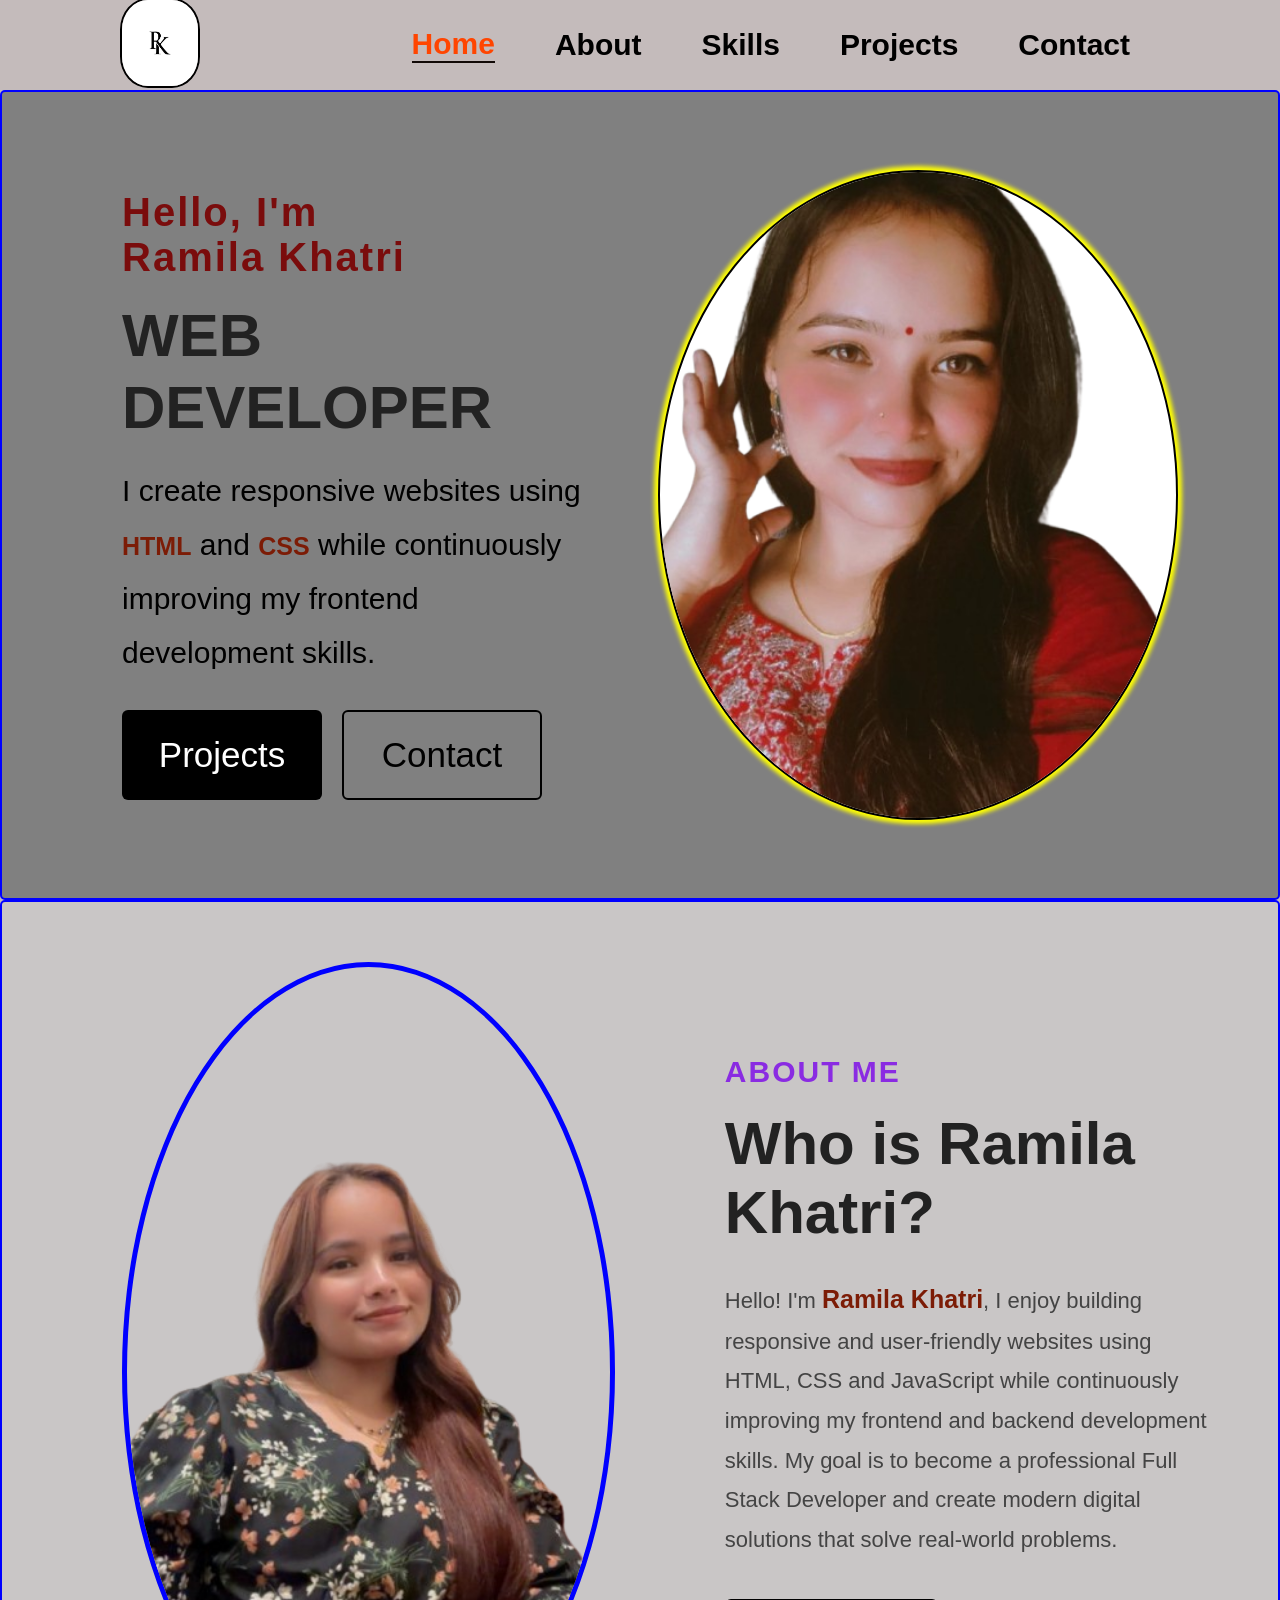
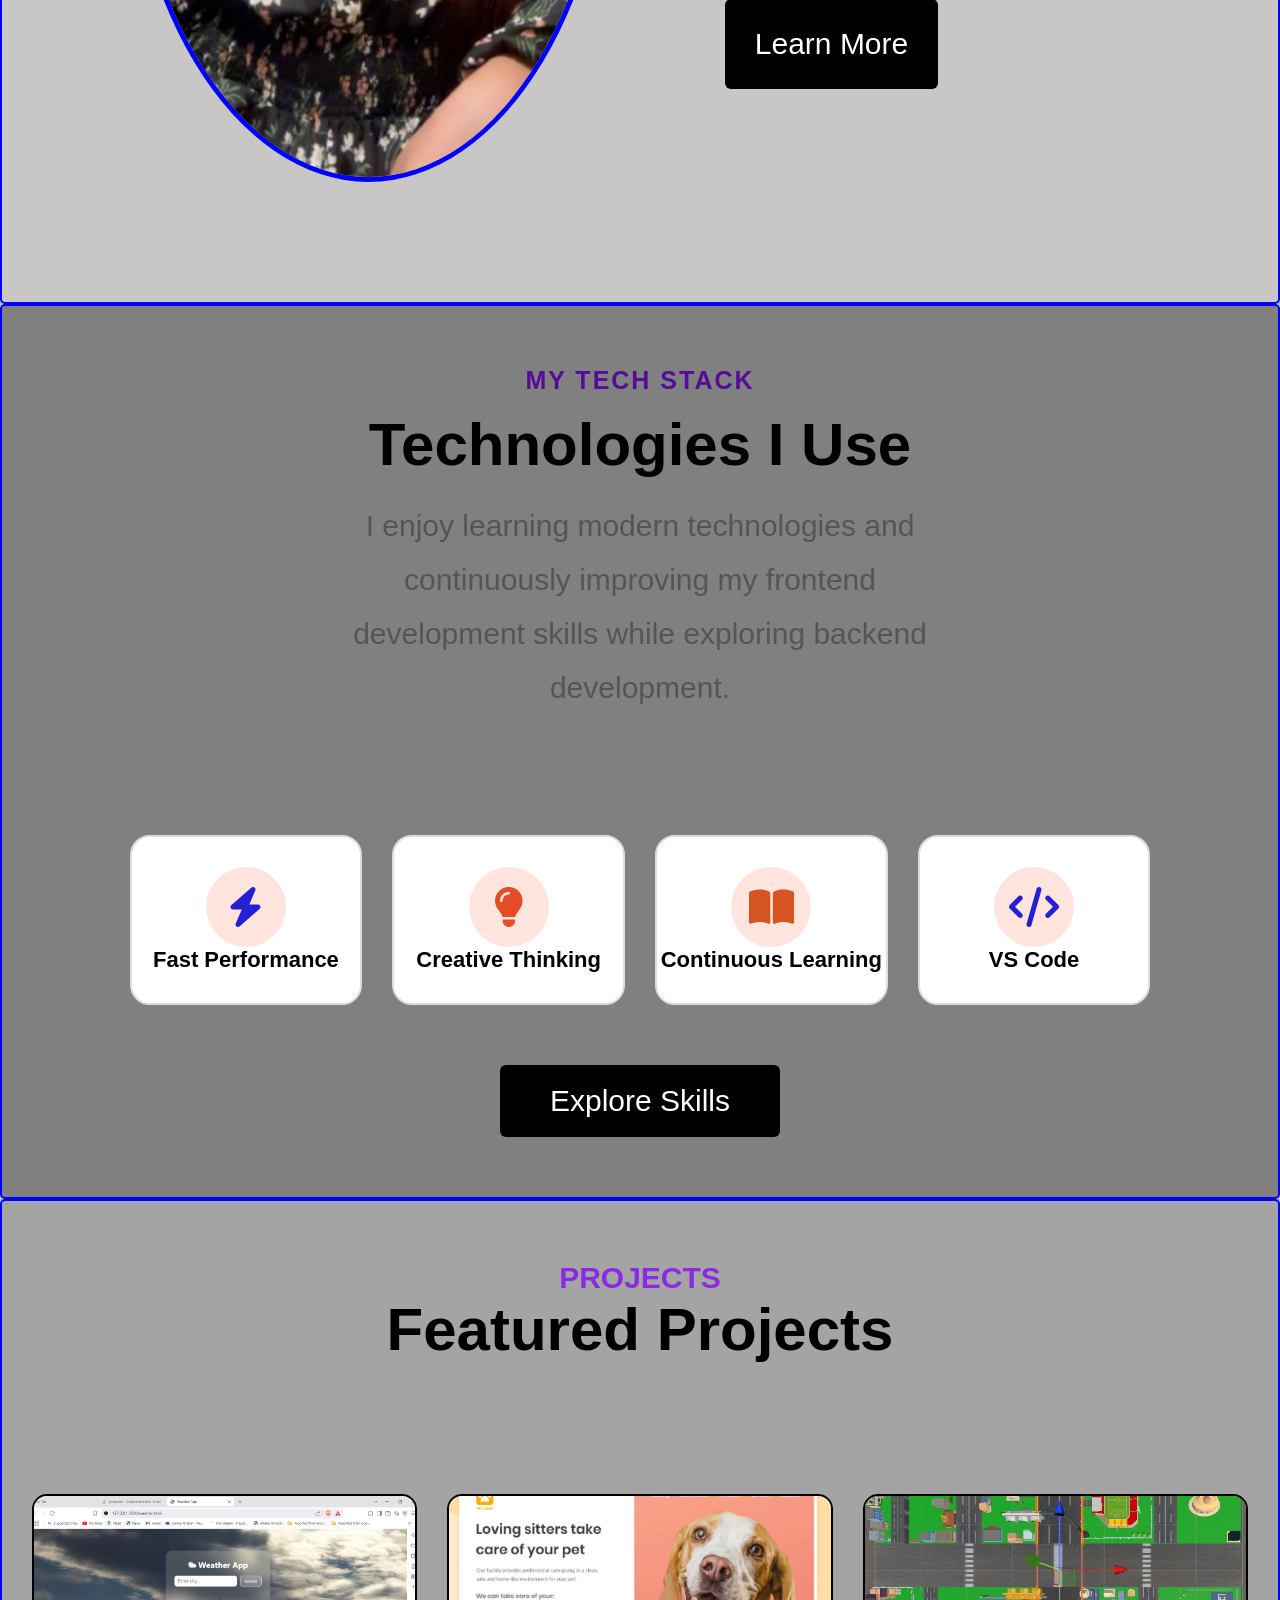
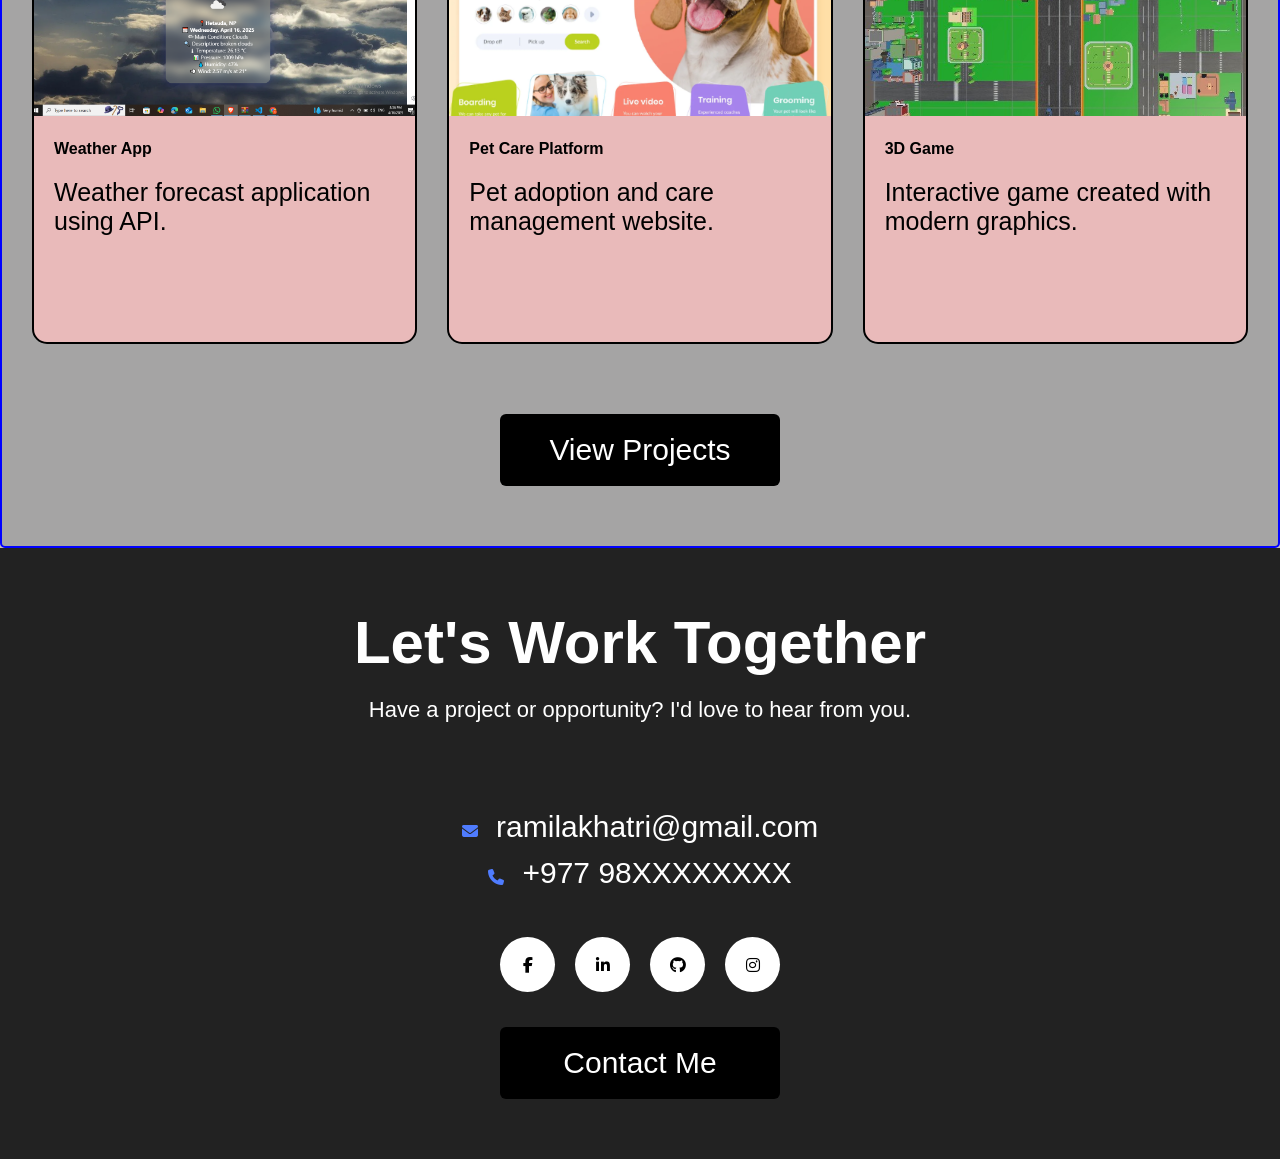
<file: index.html>
<!doctype html>
<html lang="en">
  <head>
    <meta charset="UTF-8" />
    <meta name="viewport" content="width=device-width, initial-scale=1.0" />
    <title>Ramila | Portfolio</title>
    <link rel="stylesheet" href="stylecss/style.css" />
    <link rel="stylesheet" href="stylecss/responsive.css" />
    <link
      rel="stylesheet"
      href="https://cdnjs.cloudflare.com/ajax/libs/font-awesome/6.7.2/css/all.min.css"
    />
  </head>
  <body>
    <header>
      <nav>
        <div class="logo">
          <a href="cover.html">
            <img src="image/logo.jpg" alt="logo" height="70px" width="80px" />
          </a>
        </div>

        <div class="navigator">
          <a href="index.html" class="nav-link active">Home</a>
          <a href="about.html" class="nav-link">About</a>
          <a href="skill.html" class="nav-link">Skills</a>
          <a href="projects.html" class="nav-link">Projects</a>
          <a href="contact.html" class="nav-link">Contact</a>
        </div>
      </nav>
    </header>

    <section class="hero">
      <div class="left">
        <p class="title">
          Hello, I'm <br />
          Ramila Khatri
        </p>

        <h1>WEB DEVELOPER</h1>

        <p class="description">
          I create responsive websites using
          <span class="highlight">HTML</span> and
          <span class="highlight">CSS</span> while continuously improving my
          frontend development skills.
        </p>

        <div class="buttons">
          <a href="projects.html" class="btn">Projects</a>
          <a href="contact.html" class="btn-outline">Contact</a>
        </div>
      </div>
      <div class="right">
        <img src="image/me.png" alt="Profile" />
      </div>
    </section>

    <!-- HOME ABOUT  -->

    <section class="home-about">
      <div class="about-left">
        <img src="image/profile.png" alt="About" />
      </div>

      <div class="about-right">
        <p class="about-title">ABOUT ME</p>

        <h1>Who is Ramila Khatri?</h1>

        <p class="about-description">
          Hello! I'm <span class="highlight">Ramila Khatri</span>, I enjoy
          building responsive and user-friendly websites using HTML, CSS and
          JavaScript while continuously improving my frontend and backend
          development skills. My goal is to become a professional Full Stack
          Developer and create modern digital solutions that solve real-world
          problems.
        </p>

        <a href="about.html" class="btn"> Learn More </a>
      </div>
    </section>

    <!-- HOME SKILLS -->

    <section class="home-skills">
      <div class="skills-heading">
        <p class="skills-subtitle">MY TECH STACK</p>

        <h1>Technologies I Use</h1>

        <p class="skills-text">
          I enjoy learning modern technologies and continuously improving my
          frontend development skills while exploring backend development.
        </p>
      </div>

      <div class="skills-container">
        <div class="tech-box">
          <div class="fast">
            <i class="fa-solid fa-bolt"></i>
          </div>
          <h3>Fast Performance</h3>
        </div>

        <div class="tech-box">
          <div class="thinking">
            <i class="fa-solid fa-lightbulb"></i>
          </div>
          <h3>Creative Thinking</h3>
        </div>
        <div class="tech-box">
          <div class="learning">
            <i class="fa-solid fa-book-open"></i>
          </div>
          <h3>Continuous Learning</h3>
        </div>

        <div class="tech-box">
          <div class="vs">
            <i class="fa-solid fa-code"></i>
          </div>
          <h3>VS Code</h3>
        </div>
      </div>

      <div class="skills-buttons">
        <a href="skill.html" class="btn"> Explore Skills </a>
      </div>
    </section>

    <!-- project -->
    <section class="home-project">
      <div class="project-heading">
        <p class="project-title">PROJECTS</p>

        <h1>Featured Projects</h1>
      </div>

      <div class="homeproject-container">
        <div class="homeproject-card">
          <img src="image/weather.png" />

          <h2>Weather App</h2>

          <p>Weather forecast application using API.</p>
        </div>

        <div class="homeproject-card">
          <img src="image/petcare.png" />

          <h2>Pet Care Platform</h2>

          <p>Pet adoption and care management website.</p>
        </div>

        <div class="homeproject-card">
          <img src="image/game.jpg" />

          <h2>3D Game</h2>

          <p>Interactive game created with modern graphics.</p>
        </div>
      </div>

      <a href="projects.html" class="btn"> View Projects </a>
    </section>

    <section class="home-contact">
      <h1>Let's Work Together</h1>

      <p>Have a project or opportunity? I'd love to hear from you.</p>

      <div class="contact-details">
        <p>
          <i class="fa-solid fa-envelope"></i>
          ramilakhatri@gmail.com
        </p>

        <p>
          <i class="fa-solid fa-phone"></i>
          +977 98XXXXXXXX
        </p>
      </div>

      <div class="social-links">
        <a href="#">
          <i class="fa-brands fa-facebook-f"></i>
        </a>

        <a href="#">
          <i class="fa-brands fa-linkedin-in"></i>
        </a>

        <a href="https://github.com/RamilaKhatri">
          <i class="fa-brands fa-github"></i>
        </a>

        <a href="#">
          <i class="fa-brands fa-instagram"></i>
        </a>
      </div>
      <div class="contact-me">
        <a href="contact.html" class="btn"> Contact Me </a>
      </div>
    </section>
  </body>
</html>
</file>
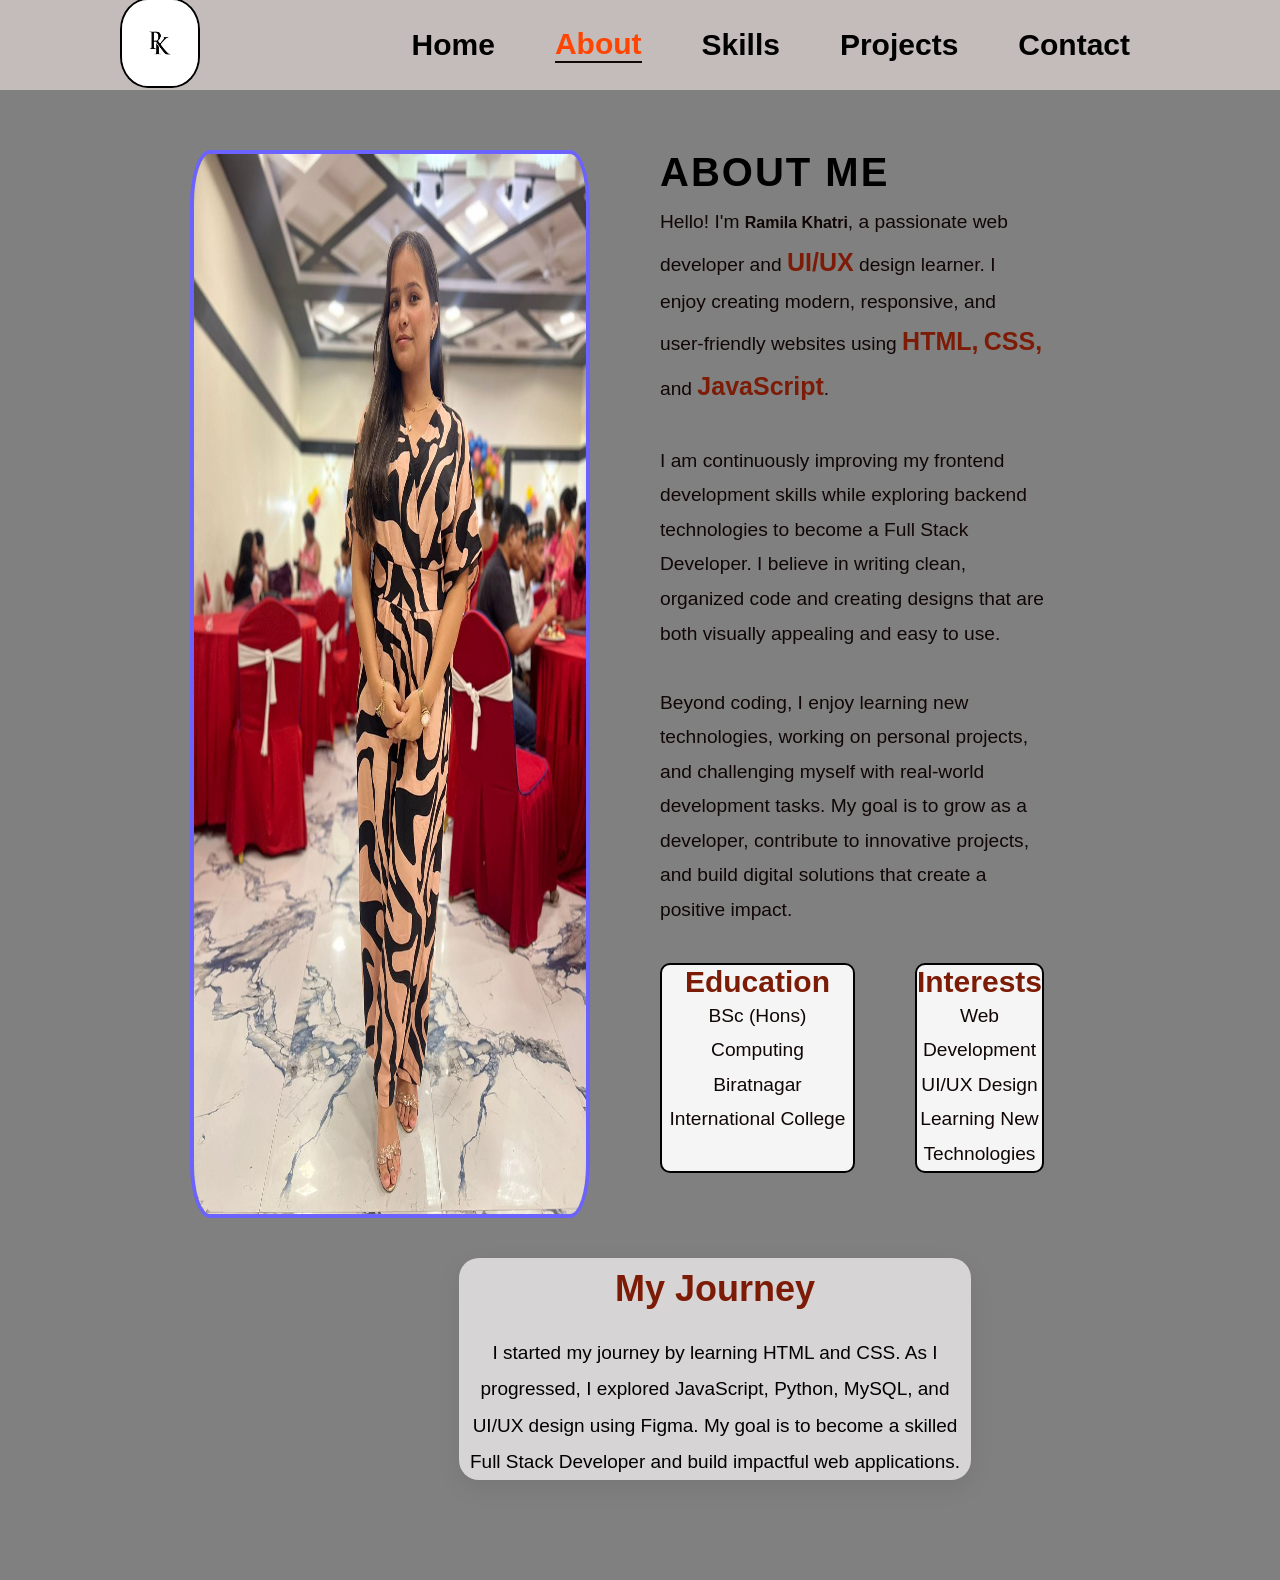
<file: about.html>
<!doctype html>
<html lang="en">
  <head>
    <meta charset="UTF-8" />
    <meta name="viewport" content="width=device-width, initial-scale=1.0" />
    <title>About | Ramila Khatri</title>

    <link rel="stylesheet" href="stylecss/style.css" />
    <link rel="stylesheet" href="stylecss/responsive.css" />
  </head>
  <body>
    <header>
      <nav>
        <div class="logo">
          <a href="cover.html">
            <img src="image/logo.jpg" alt="logo" height="70px" width="80px" />
          </a>
        </div>

        <div class="navigator">
          <a href="index.html" class="nav-link">Home</a>
          <a href="about.html" class="nav-link active">About</a>
          <a href="skill.html" class="nav-link">Skills</a>
          <a href="projects.html" class="nav-link">Projects</a>
          <a href="contact.html" class="nav-link">Contact</a>
        </div>
      </nav>
    </header>

    <section class="about">
      <div class="innerbox">
        <div class="about-image">
          <img src="image/about.jpeg" alt="Ramila" />
        </div>

        <div class="about-content">
          <h4>ABOUT ME</h4>

          <!-- <h2>Who is Ramila?</h2> -->

          <p>
            Hello! I'm <strong>Ramila Khatri</strong>, a passionate web
            developer and <span class="highlight">UI/UX</span> design learner. I
            enjoy creating modern, responsive, and user-friendly websites using
            <span class="highlight">HTML,</span>
            <span class="highlight">CSS,</span> and
            <span class="highlight">JavaScript</span>. <br /><br />

            I am continuously improving my frontend development skills while
            exploring backend technologies to become a Full Stack Developer. I
            believe in writing clean, organized code and creating designs that
            are both visually appealing and easy to use.

            <br /><br />

            Beyond coding, I enjoy learning new technologies, working on
            personal projects, and challenging myself with real-world
            development tasks. My goal is to grow as a developer, contribute to
            innovative projects, and build digital solutions that create a
            positive impact.
          </p>

          <div class="info">
            <div class="qualification">
              <h3>Education</h3>
              <p>BSc (Hons) Computing</p>
              <p>Biratnagar International College</p>
            </div>

            <div class="interest">
              <h3>Interests</h3>
              <p>Web Development</p>
              <p>UI/UX Design</p>
              <p>Learning New Technologies</p>
            </div>
          </div>
        </div>
      </div>

      <section class="innerthird">
        <div class="journey">
          <h2>My Journey</h2>

          <p>
            I started my journey by learning HTML and CSS. As I progressed, I
            explored JavaScript, Python, MySQL, and UI/UX design using Figma. My
            goal is to become a skilled Full Stack Developer and build impactful
            web applications.
          </p>
        </div>
      </section>
    </section>
  </body>
</html>
</file>
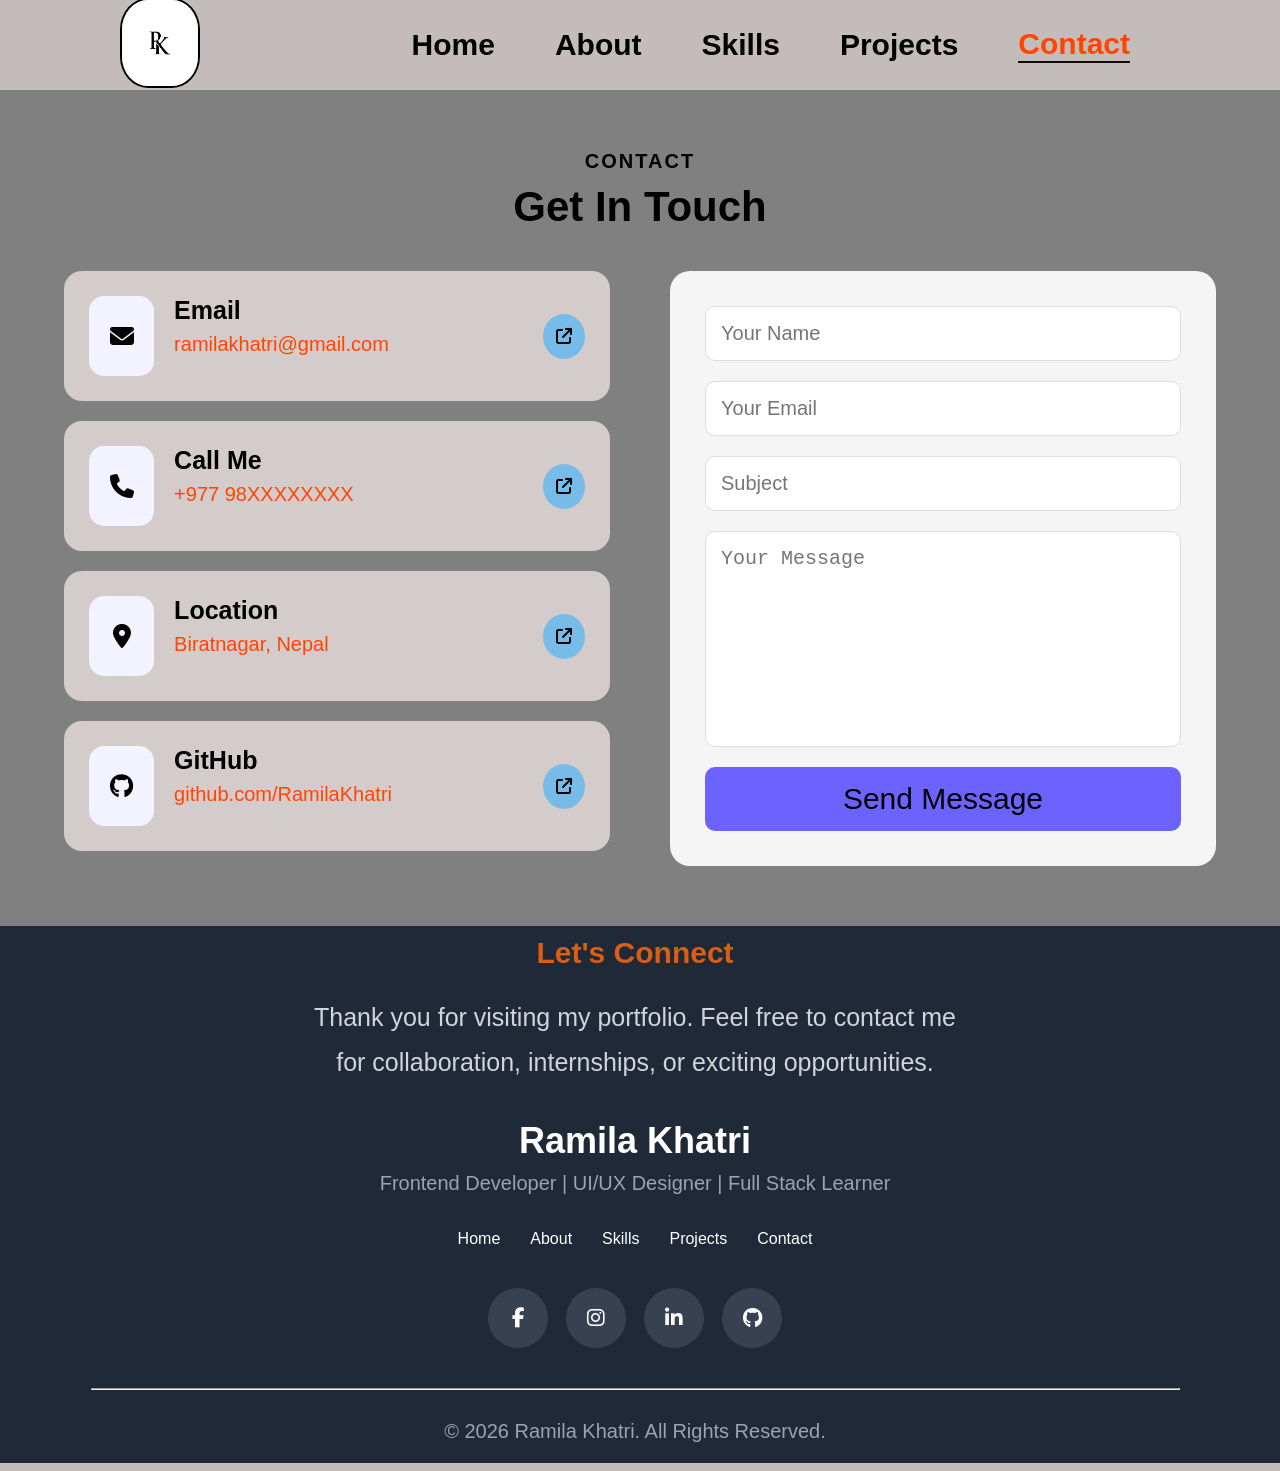
<file: contact.html>
<!doctype html>
<html lang="en">
  <head>
    <meta charset="UTF-8" />
    <meta name="viewport" content="width=device-width, initial-scale=1.0" />
    <title>Contact | Ramila Khatri</title>

    <link rel="stylesheet" href="stylecss/style.css" />
    <link rel="stylesheet" href="stylecss/responsive.css" />

    <link
      rel="stylesheet"
      href="https://cdnjs.cloudflare.com/ajax/libs/font-awesome/6.7.2/css/all.min.css"
    />
  </head>

  <body>
    <header>
      <nav>
        <div class="logo">
          <a href="cover.html">
            <img src="image/logo.jpg" alt="logo" height="70px" width="80px" />
          </a>
        </div>

        <div class="navigator">
          <a href="index.html" class="nav-link">Home</a>
          <a href="about.html" class="nav-link">About</a>
          <a href="skill.html" class="nav-link">Skills</a>
          <a href="projects.html" class="nav-link">Projects</a>
          <a href="contact.html" class="nav-link active">Contact</a>
        </div>
      </nav>
    </header>

    <section class="contact">
      <div class="contact-heading">
        <h4>CONTACT</h4>
        <h2>Get In Touch</h2>
      </div>

      <div class="contact-container">
        <!-- Left -->

        <div class="contact-left">
          <div class="contact-box">
            <div class="contact-icon">
              <i class="fa-solid fa-envelope"></i>
            </div>

            <div class="contact-text">
              <h3>Email</h3>
              <p>ramilakhatri@gmail.com</p>
            </div>

            <div class="contact-arrow">
              <i class="fa-solid fa-arrow-up-right-from-square"></i>
            </div>
          </div>

          <div class="contact-box">
            <div class="contact-icon">
              <i class="fa-solid fa-phone"></i>
            </div>

            <div class="contact-text">
              <h3>Call Me</h3>
              <p>+977 98XXXXXXXX</p>
            </div>

            <div class="contact-arrow">
              <i class="fa-solid fa-arrow-up-right-from-square"></i>
            </div>
          </div>

          <div class="contact-box">
            <div class="contact-icon">
              <i class="fa-solid fa-location-dot"></i>
            </div>

            <div class="contact-text">
              <h3>Location</h3>
              <p>Biratnagar, Nepal</p>
            </div>

            <div class="contact-arrow">
              <i class="fa-solid fa-arrow-up-right-from-square"></i>
            </div>
          </div>

          <div class="contact-box">
            <div class="contact-icon">
              <i class="fa-brands fa-github"></i>
            </div>

            <div class="contact-text">
              <h3>GitHub</h3>
              <p>github.com/RamilaKhatri</p>
            </div>

            <div class="contact-arrow">
              <i class="fa-solid fa-arrow-up-right-from-square"></i>
            </div>
          </div>
        </div>

        <!-- Right -->

        <div class="contact-right">
          <form>
            <input type="text" placeholder="Your Name" />

            <input type="email" placeholder="Your Email" />

            <input type="text" placeholder="Subject" />

            <textarea rows="8" placeholder="Your Message" style="resize: none;"></textarea>

            <button>Send Message</button>
          </form>
        </div>
      </div>
    </section>

    <!-- Footer -->

    <footer>
      <div class="footer-content">
        <h3>Let's Connect</h3>

        <p class="footer-text">
          Thank you for visiting my portfolio. Feel free to contact me for
          collaboration, internships, or exciting opportunities.
        </p>

        <h2>Ramila Khatri</h2>

        <p class="footer-role">
          Frontend Developer | UI/UX Designer | Full Stack Learner
        </p>

        <div class="footer-links">
          <a href="index.html">Home</a>
          <a href="about.html">About</a>
          <a href="skill.html">Skills</a>
          <a href="projects.html">Projects</a>
          <a href="contact.html">Contact</a>
        </div>

        <div class="social">
          <a href="#"><i class="fa-brands fa-facebook-f"></i></a>

          <a href="#"><i class="fa-brands fa-instagram"></i></a>

          <a href="#"><i class="fa-brands fa-linkedin-in"></i></a>

          <a href="https://github.com/RamilaKhatri"><i class="fa-brands fa-github"></i></a>
        </div>

        <hr />

        <p class="copyright">&copy; 2026 Ramila Khatri. All Rights Reserved.</p>
      </div>
    </footer>
  </body>
</html>
</file>
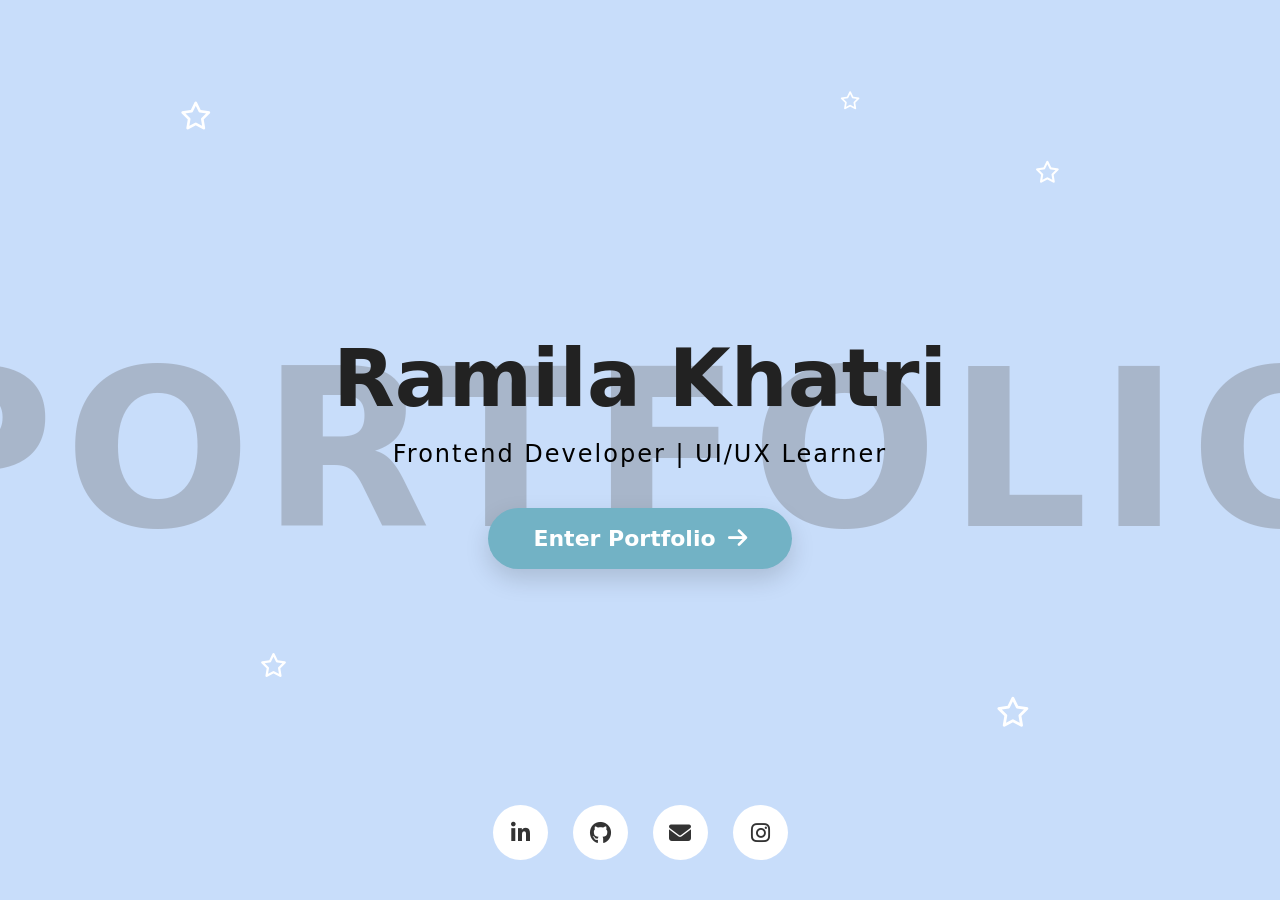
<file: cover.html>
<!doctype html>
<html lang="en">
  <head>
    <meta charset="UTF-8" />
    <meta name="viewport" content="width=device-width, initial-scale=1.0" />
    <title>Ramila Khatri | Portfolio</title>

    <link rel="stylesheet" href="stylecss/cover.css" />

    <link
      rel="stylesheet"
      href="https://cdnjs.cloudflare.com/ajax/libs/font-awesome/6.7.2/css/all.min.css"
    />
  </head>

  <body>
    <section class="cover">
      <span class="star1">
        <i class="fa-regular fa-star"></i>
      </span>

      <span class="star2">
        <i class="fa-regular fa-star"></i>
      </span>

      <span class="star3">
        <i class="fa-regular fa-star"></i>
      </span>

      <span class="star4">
        <i class="fa-regular fa-star"></i>
      </span>

      <span class="star5">
        <i class="fa-regular fa-star"></i>
      </span>

      <h1 class="big-text">PORTFOLIO</h1>

      <div class="cover-content">
        <h2 class="name">Ramila Khatri</h2>

        <p class="role">Frontend Developer | UI/UX Learner</p>

        <a href="index.html" class="enter-btn">
          Enter Portfolio
          <i class="fa-solid fa-arrow-right"></i>
        </a>
      </div>

      <div class="social-links">
        <a
          href="https://www.linkedin.com/in/ramila-khatri-80921b345/?locale=details"
        >
          <i class="fa-brands fa-linkedin-in"></i
        ></a>

        <a href="https://github.com/RamilaKhatri"
          ><i class="fa-brands fa-github"></i
        ></a>

        <a href="mailto:ramilakhatri@gmail.com"
          ><i class="fa-solid fa-envelope"></i
        ></a>

        <a href="https://www.instagram.com/ra____________mila/"
          ><i class="fa-brands fa-instagram"></i
        ></a>
      </div>
    </section>
  </body>
</html>
</file>
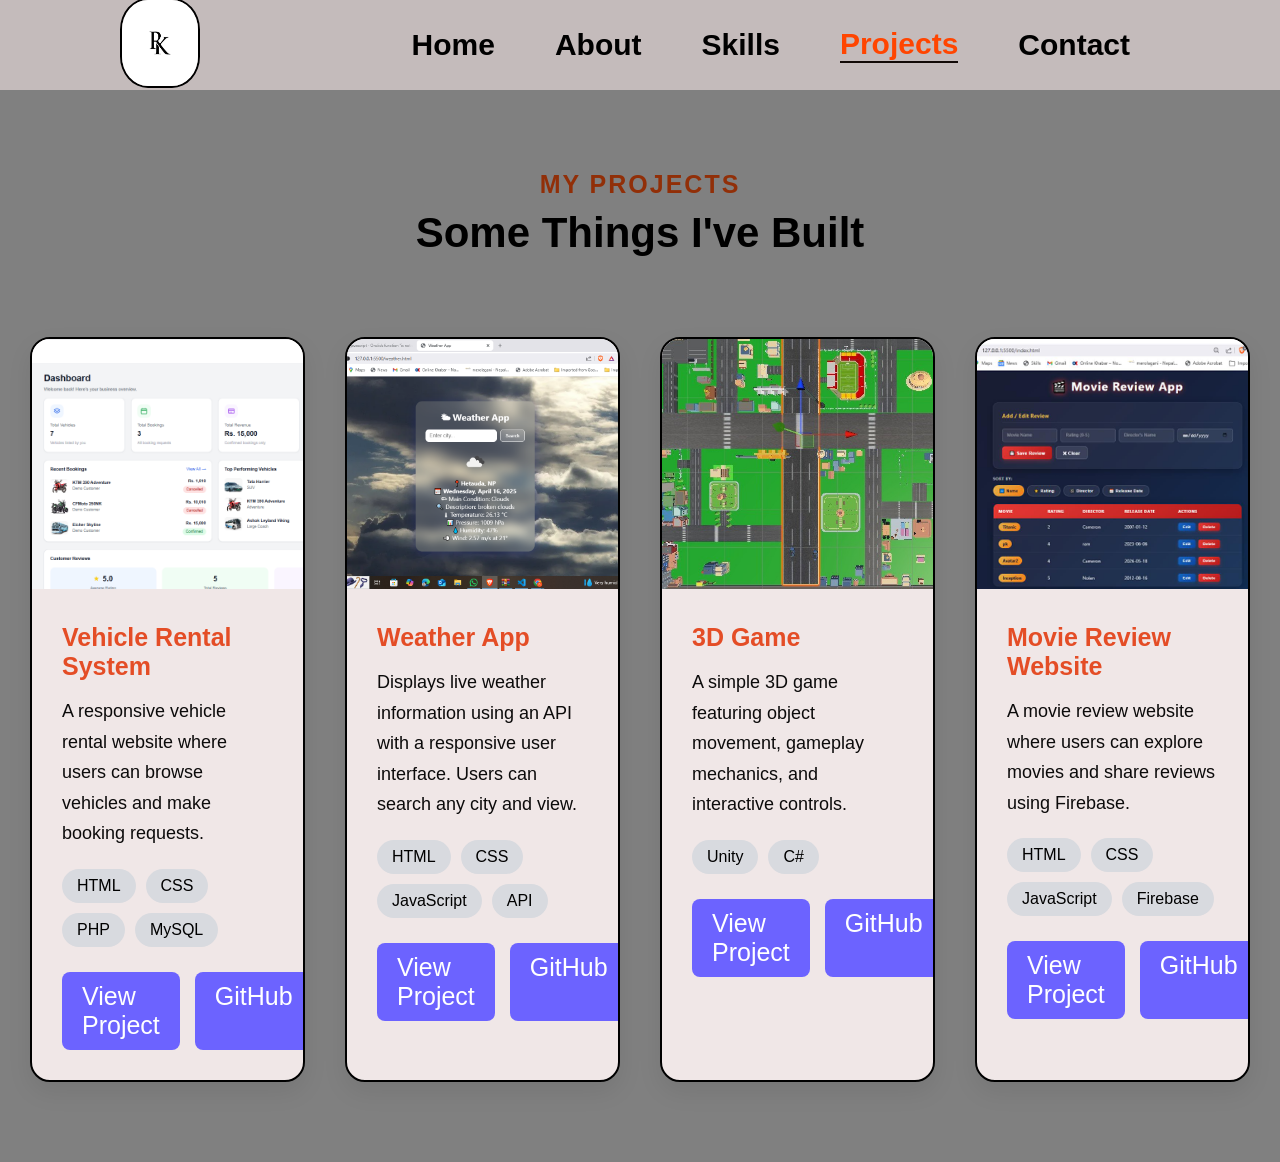
<file: projects.html>
<!doctype html>
<html lang="en">
  <head>
    <meta charset="UTF-8" />
    <meta name="viewport" content="width=device-width, initial-scale=1.0" />
    <title>Projects | Ramila Khatri</title>

    <link rel="stylesheet" href="stylecss/style.css" />
    <link rel="stylesheet" href="stylecss/responsive.css" />

    <link
      rel="stylesheet"
      href="https://cdnjs.cloudflare.com/ajax/libs/font-awesome/6.7.2/css/all.min.css"
    />
  </head>

  <body>
    <header>
      <nav>
        <div class="logo">
          <a href="cover.html">
            <img src="image/logo.jpg" alt="logo" height="70px" width="80px" />
          </a>
        </div>

        <div class="navigator">
          <a href="index.html" class="nav-link">Home</a>
          <a href="about.html" class="nav-link">About</a>
          <a href="skill.html" class="nav-link">Skills</a>
          <a href="projects.html" class="nav-link active">Projects</a>
          <a href="contact.html" class="nav-link">Contact</a>
        </div>
      </nav>
    </header>

    <section class="projects">
      <h4>MY PROJECTS</h4>

      <h2>Some Things I've Built</h2>

      <div class="project-container">
        <div class="project-card">
          <img src="image/vehicle.png" alt="" />

          <div class="project-content">
            <h3>Vehicle Rental System</h3>

            <p>
              A responsive vehicle rental website where users can browse
              vehicles and make booking requests.
            </p>

            <div class="tech-stack">
              <span>HTML</span>
              <span>CSS</span>
              <span>PHP</span>
              <span>MySQL</span>
            </div>

            <div class="project-btn">
              <a href="#">View Project</a>

              <a href="#">GitHub</a>
            </div>
          </div>
        </div>

        <!-- Weather -->

        <div class="project-card">
          <img src="image/weather.png" alt="" />

          <div class="project-content">
            <h3>Weather App</h3>

            <p>
              Displays live weather information using an API with a responsive
              user interface. Users can search any city and view.
            </p>

            <div class="tech-stack">
              <span>HTML</span>
              <span>CSS</span>
              <span>JavaScript</span>
              <span>API</span>
            </div>

            <div class="project-btn">
              <a href="#">View Project</a>

              <a href="#">GitHub</a>
            </div>
          </div>
        </div>

        <!-- Game -->

        <div class="project-card">
          <img src="image/game.jpg" alt="" />

          <div class="project-content">
            <h3>3D Game</h3>

            <p>
              A simple 3D game featuring object movement, gameplay mechanics,
              and interactive controls.
            </p>

            <div class="tech-stack">
              <span>Unity</span>
              <span>C#</span>
            </div>

            <div class="project-btn">
              <a href="#">View Project</a>

              <a href="#">GitHub</a>
            </div>
          </div>
        </div>

        <!-- Movie -->

        <div class="project-card">
          <img src="image/movie.png" alt="" />

          <div class="project-content">
            <h3>Movie Review Website</h3>

            <p>
              A movie review website where users can explore movies and share
              reviews using Firebase.
            </p>

            <div class="tech-stack">
              <span>HTML</span>
              <span>CSS</span>
              <span>JavaScript</span>
              <span>Firebase</span>
            </div>

            <div class="project-btn">
              <a href="#">View Project</a>

              <a href="#">GitHub</a>
            </div>
          </div>
        </div>
      </div>
    </section>
  </body>
</html>
</file>
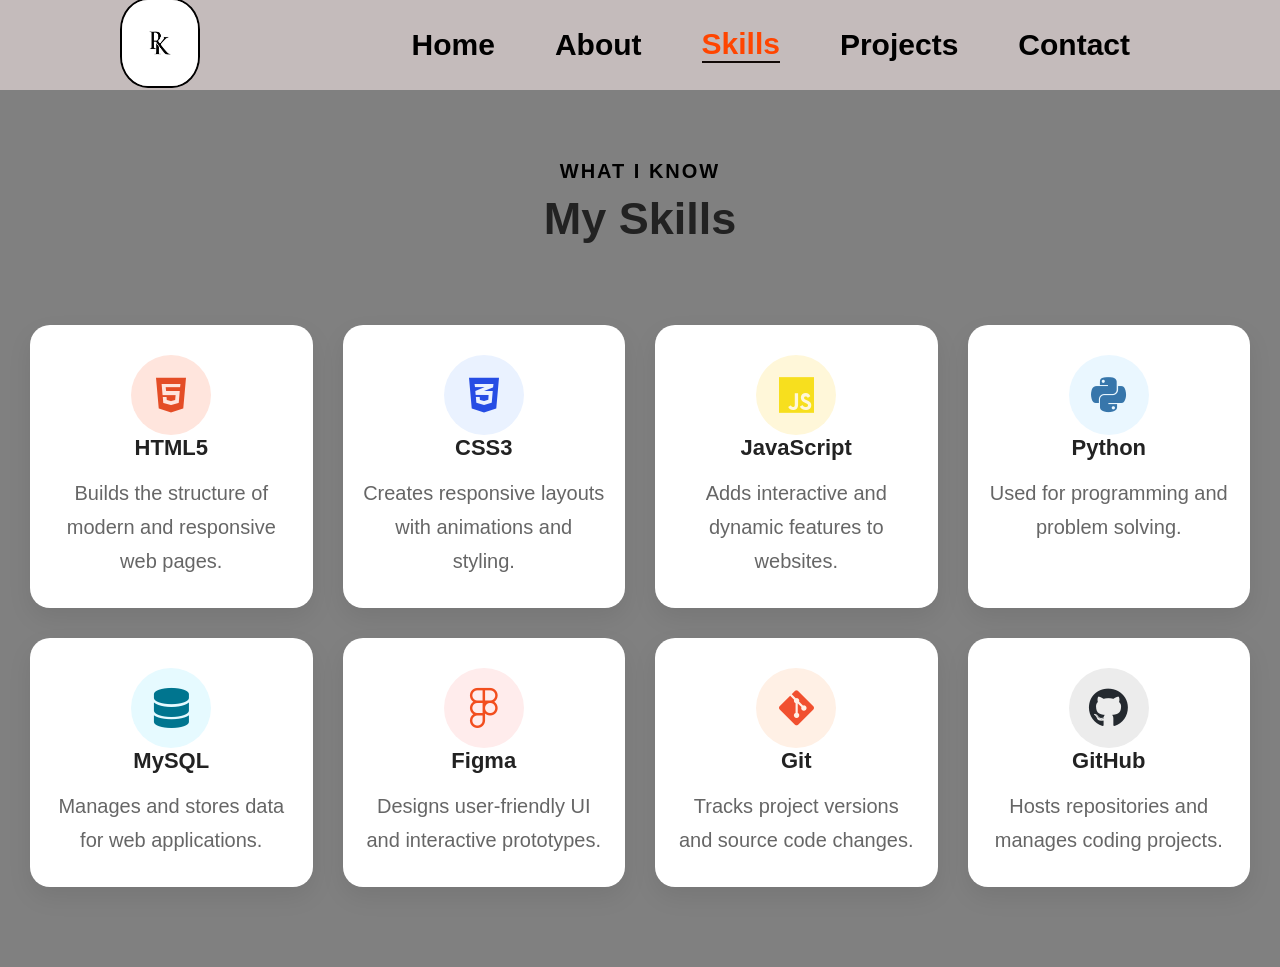
<file: skill.html>
<!doctype html>
<html lang="en">
  <head>
    <meta charset="UTF-8" />
    <meta name="viewport" content="width=device-width, initial-scale=1.0" />
    <title>Skills | Ramila Khatri</title>

    <link rel="stylesheet" href="stylecss/style.css" />
    <link rel="stylesheet" href="stylecss/responsive.css" />

    <!-- f -->
    <link
      rel="stylesheet"
      href="https://cdnjs.cloudflare.com/ajax/libs/font-awesome/6.7.2/css/all.min.css"
    />
  </head>
  <body>
    <header>
      <nav>
        <div class="logo">
          <a href="cover.html">
            <img src="image/logo.jpg" alt="logo" height="70px" width="80px" />
          </a>
        </div>

        <div class="navigator">
          <a href="index.html" class="nav-link">Home</a>
          <a href="about.html" class="nav-link">About</a>
          <a href="skill.html" class="nav-link active">Skills</a>
          <a href="projects.html" class="nav-link">Projects</a>
          <a href="contact.html" class="nav-link">Contact</a>
        </div>
      </nav>
    </header>
    <section class="skills">
      <h4>WHAT I KNOW</h4>
      <h2>My Skills</h2>

      <div class="skill-container">
        <div class="skill-card">
          <div class="html-icon">
            <i class="fa-brands fa-html5"></i>
          </div>

          <h3>HTML5</h3>

          <p>Builds the structure of modern and responsive web pages.</p>
        </div>

        <div class="skill-card">
          <div class="css-icon">
            <i class="fa-brands fa-css3-alt"></i>
          </div>

          <h3>CSS3</h3>

          <p>Creates responsive layouts with animations and styling.</p>
        </div>

        <div class="skill-card">
          <div class="js-icon">
            <i class="fa-brands fa-js"></i>
          </div>

          <h3>JavaScript</h3>

          <p>Adds interactive and dynamic features to websites.</p>
        </div>

        <div class="skill-card">
          <div class="python-icon">
            <i class="fa-brands fa-python"></i>
          </div>

          <h3>Python</h3>

          <p>Used for programming and problem solving.</p>
        </div>

        <div class="skill-card">
          <div class="mysql-icon">
            <i class="fa-solid fa-database"></i>
          </div>

          <h3>MySQL</h3>

          <p>Manages and stores data for web applications.</p>
        </div>

        <div class="skill-card">
          <div class="figma-icon">
            <i class="fa-brands fa-figma"></i>
          </div>

          <h3>Figma</h3>

          <p>Designs user-friendly UI and interactive prototypes.</p>
        </div>

        <div class="skill-card">
          <div class="git-icon">
            <i class="fa-brands fa-git-alt"></i>
          </div>

          <h3>Git</h3>

          <p>Tracks project versions and source code changes.</p>
        </div>

        <div class="skill-card">
          <div class="github-icon">
            <i class="fa-brands fa-github"></i>
          </div>

          <h3>GitHub</h3>

          <p>Hosts repositories and manages coding projects.</p>
        </div>
      </div>
    </section>
  </body>
</html>
</file>
<file: stylecss/style.css>
* {
  box-sizing: border-box;
  margin: 0;
  padding: 0;
  font-size: medium;
  text-decoration: none;
}

body {
  font-family: "Space Grotesk", sans-serif;
  background-color: rgb(196, 187, 187); 
}

html,
body {
  height: 100%;
  width: 100%;
}

/* home page */
/* navbar section */

.navigator a.active {
  color: #ff4500;
  font-weight: bold;
  border-bottom: 2px solid #110906;
}

nav {
  height: 10vh;
  width: 100%;
  margin: auto;
  display: flex;
  justify-content: space-between;
  align-items: center;
  background-color: rgb(196, 187, 187);
  padding: 20px 0;
  position: sticky;
  top: 0;
}

.navigator {
  display: flex;
  align-items: center;
  gap: 60px;
  justify-content: center;
  padding-right: 150px;
}

.logo {
  padding-left: 120px;
}

.logo img {
  height: 90px;
  width: 80px;
  border: 2px solid black;
  border-radius: 35%;
  background-size: cover;
}

.logo img:hover {
  transform: translateY(-4px) scale(1.08);
}

.navigator a {
  color: black;
  font-size: 30px;
  font-weight: bold;
  transition: 0.3s;
}

.navigator a:hover {
  color: rgb(68, 0, 255);
}

/* HERO*/
.hero {
  width: 100%;
  height: auto;
  min-height: 90vh;
  background-color: grey;
  margin: 0 auto;
  display: flex;

  justify-content: space-between;
  align-items: center;
  border-radius: 5px;
  border: 2px solid blue;
  gap: 40px;
  padding-top: 60px;
  padding-bottom: 60px;
  padding-left: 120px;
  position: relative;
}

.left {
  width: 40%;
}

.title {
  color: rgb(122, 12, 12);
  font-size: 40px;
  font-weight: bold;
  letter-spacing: 2px;
  margin-bottom: 20px;
}

.left h1 {
  font-size: 60px;
  line-height: 1.2;
  color: #222;
  margin-bottom: 20px;
}

.description {
  color: black;
  line-height: 1.8;
  font-size: 30px;
  margin-bottom: 30px;
}

.highlight {
  color: #7c1c06;
  font-size: 25px;
  font-weight: bold;
}

.buttons {
  display: flex;
  gap: 20px;
  width: 100%;
  max-width: 550px;
}

.btn {
  height: 90px;
  min-width: 200px;
  max-width: 100%;
  width: fit-content;
  display: flex;
  justify-content: center;
  align-items: center;
  background-color: black;
  color: white;
  padding: 12px 30px;
  border-radius: 6px;
  transition: 0.3s;
}

.buttons a {
  font-size: 35px;
}

.btn:hover {
  background: blue;
  color: white;
}

.btn-outline {
  height: 90px;
  min-width: 200px;
  max-width: 100%;
  width: fit-content;
  border: 2px solid black;
  color: black;
  display: flex;
  justify-content: center;
  align-items: center;
  padding: 12px 30px;
  border-radius: 6px;
  transition: 0.3s;
}

.btn-outline:hover {
  background: black;
  color: white;
}

/* RIGHT */

.right {
  width: 45%;
   max-height: 1250px;
  max-width: 850px;
  height: auto;
  display: flex;
  margin-right: 100px;
  justify-content: center;
}

.right img {
  width: 100%;
  max-width: 760px;
  max-height: 950px;
  object-fit: cover;
  border-radius: 50%;
  background-color: white;
  background-position: center;
  border: 2px solid black;
  box-shadow: 0px 0px 4px 4px  yellow;
}

/* HOME ABOUT */

.home-about {
  width: 100%;
  height: auto;
  min-height: 90vh;
  border-radius: 5px;
  border: 2px solid blue;
  background-color: rgb(201, 198, 198);
  display: flex;
  justify-content: space-between;
  align-items: center;
  padding: 60px 60px 120px 120px;
}

.about-left {
  width: 45%;
  display: flex;
  justify-content: center;
}

.about-left img {
  width: 100%;
  max-width: 620px;
  height: auto;
  max-height: 820px;
  object-fit: cover;
  border-radius: 50%;
  border: 5px solid blue;
}

.about-right {
  width: 45%;
}

.about-title {
  color: blueviolet;
  font-size: 30px;
  font-weight: bold;
  letter-spacing: 2px;
  margin-bottom: 20px;
}

.about-right h1 {
  font-size: 60px;
  color: #222;
  margin-bottom: 30px;
}

.about-description {
  font-size: 22px;
  line-height: 1.8;
  color: #444;
  margin-bottom: 40px;
}

.about-right a {
  font-size: 30px;
}

/* HOME SKILLS */

.home-skills {
  width: 100%;
  height: auto;
  min-height: 90vh;
  background-color: gray;
  border-radius: 5px;
  border: 2px solid blue;
  display: flex;
  padding-top: 60px;
  padding-bottom: 60px;
  flex-direction: column;
  justify-content: center;
  align-items: center;
}

.skills-heading {
  text-align: center;
  margin-bottom: 60px;
}

.skills-subtitle {
  color: rgb(85, 12, 153);
  font-size: 25px;
  font-weight: bold;
  letter-spacing: 2px;
  margin-bottom: 15px;
}

.skills-heading h1 {
  font-size: 60px;
  margin-bottom: 20px;
}

.skills-text {
  width: 90%;
  max-width: 700px;
  margin: auto;
  font-size: 30px;
  line-height: 1.8;
  color: #555;
}

.skills-container {
  width: 80%;
  display: grid;
  grid-template-columns: repeat(4, 1fr);
  gap: 30px;
  margin-top: 60px;
}

.tech-box {
  background: white;
  border: 2px solid #ddd;
  border-radius: 20px;
  height: 170px;
  display: flex;
  flex-direction: column;
  justify-content: center;
  align-items: center;
  transition: 0.4s;
}

.tech-box:hover {
  transform: translateY(-10px);
  border-color: blue;
  box-shadow: 0 10px 25px rgba(0, 0, 0, 0.12);
}

.thinking {
  width: 80px;
  height: 80px;
  background: #ffe5dd;
  border-radius: 50%;
  display: flex;
  justify-content: center;
  align-items: center;
}

.thinking i {
  color: #e44d26;
  font-size: 40px;
}

.fast {
  width: 80px;
  height: 80px;
  background: #ffe5dd;
  border-radius: 50%;
  display: flex;
  justify-content: center;
  align-items: center;
}

.fast i {
  color: #2320d6;
  font-size: 40px;
}

.learning {
  width: 80px;
  height: 80px;
  background: #ffe5dd;
  border-radius: 50%;
  display: flex;
  justify-content: center;
  align-items: center;
}

.learning i {
  color: #d65420;
  font-size: 40px;
}

.vs {
  width: 80px;
  height: 80px;
  background: #ffe5dd;
  border-radius: 50%;
  display: flex;
  justify-content: center;
  align-items: center;
}

.vs i {
  color: #2320d6;
  font-size: 40px;
}

.tech-box h3 {
  font-size: 22px;
}

.skills-buttons {
  margin-top: 60px;
}

.skills-buttons a {
  height: 8vh;
  width: 280px;
  font-size: 30px;
}

/* home-project */
.home-project {
  width: 100%;
  height: auto;
  min-height: 70vh;
  border-radius: 5px;
  border: 2px solid blue;
  display: flex;
  padding-top: 60px;
  padding-bottom: 60px;
  background-color: rgb(165, 164, 164);
  flex-direction: column;
  justify-content: center;
  align-items: center;
}

.project-heading {
  text-align: center;
  margin-bottom: 60px;
}

.project-title {
  color: blueviolet;
  font-size: 30px;
  font-weight: bold;
}

.project-heading h1 {
  font-size: 60px;
}

.homeproject-container {
  width: fit-content;
  display: grid;
  justify-content: center;
  grid-template-columns: repeat(3, 1fr);
  gap: 30px;
  padding: 30px;
  margin: 40px auto;
}

.homeproject-card {
  background-color: rgb(233, 186, 186);
  border-radius: 15px;
  overflow: hidden;
  height: 450px;
  border: 2px solid black;
  width: fit-content;
}

.homeproject-card:hover {
  transform: translateY(-10px);
}

.homeproject-card img {
  width: 100%;
  height: 220px;
  object-fit: cover;
}

.homeproject-card h2 {
  padding: 20px;
}

.homeproject-card p {
  font-size: 25px;
  padding: 0 20px 20px;
}

.home-project a {
  height: 8vh;
  width: 280px;
  font-size: 30px;
}
.home-contact {
  width: 100%;
  height: auto;
  min-height: 50vh;
  background: #222;
  color: white;
  display: flex;
  padding-top: 60px;
  padding-bottom: 60px;
  flex-direction: column;
  justify-content: center;
  align-items: center;
  text-align: center;
}

.home-contact h1 {
  font-size: 60px;
  margin-bottom: 20px;
}

.home-contact p {
  font-size: 22px;
  margin-bottom: 40px;
}

.contact-details {
  margin: 35px 0;
}

.contact-details p {
  margin: 12px 0;
  font-size: 30px;
}

.contact-details i {
  color: #4f7cff;
  margin-right: 10px;
}

.social-links {
  display: flex;
  gap: 20px;
  margin-bottom: 35px;
}

.social-links a {
  width: 55px;
  height: 55px;
  background: white;
  color: black;
  border-radius: 50%;
  display: flex;
  justify-content: center;
  align-items: center;
  font-size: 22px;
  transition: 0.3s;
}

.social-links a:hover {
  background: #4f7cff;
  color: white;
  transform: translateY(-8px);
}

.contact-me a {
  height: 8vh;
  width: 280px;
  font-size: 30px;
}

/*  ABOUT PAGE */

.about {
  width: 100%;
  height: auto;
  min-height: 90vh;
  margin: 0 auto;
  display: flex;
  flex-direction: column;
  background-color: gray;
  justify-content: flex-start;
  padding-top: 60px;
  padding-bottom: 60px;
  padding-left: 150px;
}

.innerbox {
  display: flex;
  height: auto;
  width: 90%;
  gap: 70px;
  display: flex;
}

.about-image {
  padding-left: 40px;
  display: flex;
  justify-content: center;
}

.about-image img {
  width: 100%;
  max-width: 400px;
  height: auto;
  background-size: cover;
  border-radius: 5%;
  border: 4px solid #6c63ff;
}

.about-image img:hover {
  transform: translateY(-5px);
  box-shadow: 0 15px 35px black;
}
.about-content {
  height: auto;
  width: 30vw;
}

.about-content h4 {
  color: black;
  letter-spacing: 2px;
  margin-bottom: 10px;
  font-size: 40px;
}

.about-content p {
  line-height: 1.8;
  color: #110606;
  font-size: larger;
}

.info {
  display: flex;
  gap: 60px;
  margin: 35px 0;
}

.info .qualification {
  margin-bottom: 10px;
  color: #7c1c06;
  width: 100%;
  max-width: 300px;
  text-align: center;
  border-radius: 10px;
  border: 2px solid black;
  background-color: whitesmoke;
}

.info .qualification:hover {
  width: 100%;
  transform: translateY(-5px);
  box-shadow: 0 15px 35px black;
}

.info .interest {
  margin-bottom: 10px;
  color: #7c1c06;
  max-width: 300px;
  text-align: center;
  border-radius: 10px;
  border: 2px solid black;
  background-color: whitesmoke;
}

.info .interest:hover {
  transform: translateY(-5px);
  box-shadow: 0 15px 35px black;
}
.info h3 {
  font-size: 30px;
}

.innerthird {
  height: auto;
  width: 40vw;
  display: flex;
  margin: 0 auto;
  padding: 40px 0;
  justify-content: center;
}

.journey {
  padding-top: 10px;
  margin: 0 auto;
  background-color: rgb(214, 212, 212);
  border-radius: 20px;
  box-shadow: 0 8px 25px rgba(0, 0, 0, 0.08);
  text-align: center;
}

.journey h2 {
  font-size: 36px;
  color: #7c1c06;
  margin-bottom: 25px;
}

.journey p {
  max-width: 800px;
  margin: auto;
  line-height: 1.9;
  color: black;
  font-size: 19px;
}

.journey:hover {
  transform: translateY(-5px);
  box-shadow: 0 15px 35px black;
}

/* SKILLS */

.skills {
  height: auto;
  min-height: 90vh;
  width: 100%;
  padding-top: 60px;
  padding-bottom: 60px;
  background-color: gray;
  margin: 0 auto;
}

.skills h4 {
  text-align: center;
  color: black;
  letter-spacing: 2px;
  margin-bottom: 10px;
  padding-top: 10px;
  line-break: 1.5px;
  font-size: 20px;
}

.skills h2 {
  text-align: center;
  font-size: 45px;
  margin-bottom: 60px;
  color: #222;
}

.skill-container {
  display: grid;
  grid-template-columns: repeat(4, 1fr);
  gap: 30px;
  justify-content: center;
  padding: 20px 30px 20px 30px;
}

.skill-card {
  background: white;
  border-radius: 20px;
  padding: 30px 20px;
  text-align: center;
  box-shadow: 0 10px 25px rgba(0, 0, 0, 0.08);
  transition: 0.4s;
  cursor: pointer;
}

.skill-card:hover {
  transform: translateY(-10px);
  box-shadow: 0 20px 40px rgba(0, 0, 0, 0.12);
}

.html-icon {
  width: 80px;
  height: 80px;
  background: #ffe5dd;
  border-radius: 50%;
  display: flex;
  justify-content: center;
  align-items: center;
  margin: auto;
}

.html-icon i {
  color: #e44d26;
  font-size: 40px;
}
.css-icon {
  width: 80px;
  height: 80px;
  background-color: #eaf2ff;
  border-radius: 50%;
  display: flex;
  justify-content: center;
  align-items: center;
  margin: auto;
}

.css-icon i {
  color: #264de4;
  font-size: 40px;
}

.js-icon {
  width: 80px;
  height: 80px;
  background-color: #fff7d9;
  border-radius: 50%;
  display: flex;
  justify-content: center;
  align-items: center;
  margin: auto;
}

.js-icon i {
  color: #f7df1e;
  font-size: 40px;
}

.python-icon {
  width: 80px;
  height: 80px;
  background-color: #eaf7ff;
  border-radius: 50%;
  display: flex;
  justify-content: center;
  align-items: center;
  margin: auto;
}

.python-icon i {
  color: #3776ab;
  font-size: 40px;
}

.mysql-icon {
  width: 80px;
  height: 80px;
  background-color: #e6faff;
  border-radius: 50%;
  display: flex;
  justify-content: center;
  align-items: center;
  margin: auto;
}

.mysql-icon i {
  color: #00758f;
  font-size: 40px;
}

.figma-icon {
  width: 80px;
  height: 80px;
  background-color: #ffecec;
  border-radius: 50%;
  display: flex;
  justify-content: center;
  align-items: center;
  margin: auto;
}

.figma-icon i {
  color: #f24e1e;
  font-size: 40px;
}

.git-icon {
  width: 80px;
  height: 80px;
  background-color: #fff0e5;
  border-radius: 50%;
  display: flex;
  justify-content: center;
  align-items: center;
  margin: auto;
}

.git-icon i {
  color: #f1502f;
  font-size: 40px;
}

.github-icon {
  width: 80px;
  height: 80px;
  background-color: #ececec;
  border-radius: 50%;
  display: flex;
  justify-content: center;
  align-items: center;
  margin: auto;
}

.github-icon i {
  color: #24292f;
  font-size: 40px;
}

.skill-card h3 {
  margin-bottom: 15px;
  font-size: 22px;
  color: #222;
}

.skill-card p {
  font-size: 20px;
  line-height: 1.7;
  color: #666;
}

/* projects page*/

.projects {
  width: 100%;
  height: auto;
  min-height: 90vh;
  padding-top: 60px;
  padding-bottom: 60px;
  background-color: grey;
  margin: 0 auto;
}

.projects h4 {
  text-align: center;
  color: #912f08;
  font-size: 25px;
  padding-top: 20px;
  letter-spacing: 2px;
  margin-bottom: 10px;
}

.projects h2 {
  text-align: center;
  font-size: 42px;
  margin-bottom: 60px;
}

.project-container {
  display: grid;
  grid-template-columns: repeat(4, 1fr);
  gap: 40px;
  margin: 0 auto;
  justify-content: center;
  /* top right bottom left */
  padding: 20px 30px 20px 30px;
}

.project-card {
  background: rgb(240, 231, 231);
  border-radius: 20px;
  border: 2px solid black;
  overflow: hidden;
  box-shadow: 0 10px 25px rgba(0, 0, 0, 0.08);
  transition: 0.4s;
}

.project-card:hover {
  transform: translateY(-10px);
  /* color: #F7DF1E; */
}

.project-card img {
  width: 100%;
  height: 250px;
  object-fit: cover;
  transition: 0.5s;
}

.project-card:hover img {
  transform: scale(1.05);
}

.project-content {
  padding: 30px;
}

.project-content h3 {
  margin-bottom: 15px;
  font-size: 25px;
  color: #e44d26;
}

.project-content p {
  color: #0c0b0b;
  line-height: 1.7;
  font-size: 18px;
  margin-bottom: 20px;
}

.tech-stack {
  display: flex;
  flex-wrap: wrap;
  gap: 10px;
  margin-bottom: 25px;
}

.tech-stack span {
  background-color: #d8dadf;
  color: black;
  font-size: 16px;
  padding: 8px 15px;
  border-radius: 30px;
}

.project-btn {
  display: flex;
  gap: 15px;
}

.project-btn a {
  text-decoration: none;
  background-color: #6c63ff;
  color: white;
  font-size: 25px;
  padding: 10px 20px;
  border-radius: 8px;
  transition: 0.3s;
}

.project-btn a:hover {
  background-color: black;
}

/* CONTACT page*/

.contact {
  width: 100%;
  height: auto;
  min-height: 70vh;
  padding: 50px 0;
  padding-top: 60px;
  padding-bottom: 60px;
  background-color: grey;
}

.contact-heading {
  text-align: center;
  margin-bottom: 40px;
}
.contact-heading h4 {
  color: black;
  letter-spacing: 2px;
  font-size: 20px;
  margin-bottom: 10px;
}

.contact-heading h2 {
  font-size: 42px;
  margin-bottom: 15px;
}

.contact-heading p {
  color: black;
}

.contact-container {
  width: 90%;
  max-width: 1200px;
  margin: auto;
  display: grid;
  grid-template-columns: 1fr 1fr;
  gap: 60px;
}

/* LEFT */

.contact-left {
  display: flex;
  flex-direction: column;
  gap: 20px;
}

.contact-box {
  height: auto;
  background: rgb(212, 203, 203);
  border-radius: 18px;
  padding: 25px;
  display: flex;
  /* background-color: blue; */
  align-items: center;
  justify-content: space-between;
  transition: 0.4s;
}

.contact-box:hover {
  transform: translateY(-8px);
  border: 1px solid #6c63ff;
}

.contact-icon {
  width: 70px;
  height: 80px;
  background-color: #f3f2ff;
  border-radius: 15px;
  display: flex;
  justify-content: center;
  align-items: center;
}

.contact-icon i {
  font-size: 24px;
  color: black;
}

.contact-text {
  height: 100%;
  width: 80%;
  margin-left: 20px;
  /* background-color: #f1502f; */
}

.contact-text h3 {
  font-size: 25px;
  /* background-color: red; */
  margin-bottom: 8px;
}

.contact-text p {
  color: orangered;
  font-size: 20px;
}

.contact-arrow {
  width: 45px;
  height: 45px;
  background-color: #77bbe9;
  border-radius: 50%;
  display: flex;
  justify-content: center;
  align-items: center;
  transition: 0.4s;
}

.contact-arrow i {
  color: black;
}

.contact-arrow:hover {
  background: #6c63ff;
   transform: translateY(-10px);
    
}

/* RIGHT */
.contact-right {
  background-color: whitesmoke;
  border-radius: 20px;
  padding: 35px; 

}

.contact-right form {
  display: flex;
  flex-direction: column;
  /* background-color: #5448e5; */
  gap: 20px;
}

.contact-right input,
.contact-right textarea {
  padding: 15px;
  color: black;
  /* background-color: #f24e1e; */
  border: 1px solid #ddd;
  border-radius: 10px;
  font-size: 20px;
}

.contact-right button {
  padding: 15px;
  border: none;
  border-radius: 10px;
  background-color: #6c63ff;
  color: black;
  cursor: pointer;
  font-size: 30px;

}

.contact-right button:hover {
  background-color: #90f0a4;
}

/* FOOTER */

footer {
  width: 100%;
  background: #1f2937;
  color: white;
  padding: 0 40px 20px 30px;
  /* margin-top: 100px; */
} 

.footer-content {
  width: 90%;
  max-width: 1200px;
  margin: auto;
  text-align: center;
}

.footer-content h3 {
  font-size: 30px;
  margin-bottom: 15px;
  line-height: 1.8;
  color: rgb(218, 93, 21);
}

.footer-text {
  max-width: 650px;
  margin: 0 auto 35px;
  font-size: 25px;
  color: #d1d5db;
  line-height: 1.8;
}

.footer-content h2 {
  font-size: 36px;
  margin-bottom: 10px;
}

.footer-role {
  color: #9ca3af;
  margin-bottom: 35px;
  font-size: 20px;
}

/* Navigation Links */

.footer-links {
  display: flex;
  justify-content: center;
  gap: 30px;
  margin-bottom: 40px;
}

.footer-links a {
  text-decoration: none;
  color: white;
  font-size: 16px;
  transition: 0.3s;
}

.footer-links a:hover {
  color: #6c63ff;
}

/* Social Icons */

.social {
  display: flex;
  justify-content: center;
  gap: 18px;
  margin-bottom: 40px;
}

.social a {
  width: 60px;
  height: 60px;
  background-color: #374151;
  border-radius: 50%;
  display: flex;
  justify-content: center;
  align-items: center;
  text-decoration: none;
  transition: 0.3s;
}

.social a:hover {
  background-color: #6c63ff;
  transform: translateY(-6px);
}

.social i {
  color: white;
  font-size: 20px;
}

/* Divider */

footer hr {
  height: 1px;
  background-color: #4b5563;
  margin: 30px 0;
}

.copyright {
  color: #9ca3af;
  font-size: 20px;
}
</file>
<file: stylecss/responsive.css>
/* TABLET LANDSCAPE (≤1024px) */
@media (max-width: 1024px) {
  /* NAV */
  .logo {
    padding-left: 40px;
  }

  .navigator {
    gap: 30px;
    padding-right: 40px;
  }

  .navigator a {
    font-size: 20px;
  }

  /* HERO */
  .hero {
    padding-left: 40px;
  }

  .left {
    width: 50%;
  }

  .title {
    font-size: 28px;
  }

  .left h1 {
    font-size: 42px;
  }

  .description {
    font-size: 20px;
  }

  .buttons {
    width: 100%;
    height: auto;
  }

  .btn,
  .btn-outline {
    height: 60px;
    width: 200px;
  }

  .buttons a {
    font-size: 20px;
  }

  .right {
    width: 45%;
    height: auto;
    margin-right: 40px;
  }

  .right img {
    width: 100%;
    max-width: 400px;
  }

  /* HOME ABOUT */
  .home-about {
    padding-left: 40px;
    padding-right: 40px;
  }

  .about-left,
  .about-right {
    width: 48%;
  }

  .about-left img {
    width: 100%;
    height: 400px;
  }

  .about-title {
    font-size: 22px;
  }

  .about-right h1 {
    font-size: 36px;
  }

  .about-description {
    font-size: 18px;
  }

  /* HOME SKILLS */
  .skills-text {
    width: 100%;
    padding: 0 30px;
    font-size: 18px;
  }

  .skills-container {
    width: 90%;
    grid-template-columns: repeat(2, 1fr);
  }

  /* HOME PROJECT */
  .homeproject-container {
    width: 90%;
    grid-template-columns: repeat(2, 1fr);
  }

  .homeproject-card {
    width: 100%;
  }

  /* HOME CONTACT */
  .home-contact h1 {
    font-size: 40px;
  }

  .home-contact p {
    font-size: 18px;
  }

  .contact-details p {
    font-size: 20px;
  }

  /* ABOUT PAGE */
  .about {
    padding-left: 40px;
  }

  .innerbox {
    height: auto;
    width: 100%;
    gap: 30px;
  }

  .about-image img {
    width: 300px;
    height: 380px;
  }

  .about-content {
    width: 45vw;
    height: auto;
  }

  .about-content h4 {
    font-size: 30px;
  }

  .info {
    gap: 20px;
  }

  .info .qualification,
  .info .interest {
    width: 220px;
  }

  .innerthird {
    width: 60vw;
    height: auto;
  }

  /* SKILLS PAGE */
  .skill-container {
    grid-template-columns: repeat(3, 1fr);
    padding: 20px;
  }

  /* PROJECTS PAGE */
  .project-container {
    grid-template-columns: repeat(2, 1fr);
  }

  /* CONTACT PAGE */
  .contact-container {
    gap: 30px;
  }
}

/* TABLET PORTRAIT (≤768px) */

@media (max-width: 768px) {
  /* NAV */
  nav {
    flex-direction: column;
    height: auto;
    padding: 15px 0;
  }

  .logo {
    padding-left: 0;
  }

  .navigator {
    flex-wrap: wrap;
    justify-content: center;
    gap: 15px;
    padding-right: 0;
    margin-top: 10px;
  }

  .navigator a {
    font-size: 16px;
  }

  /* HERO */
  .hero {
    flex-direction: column;
    height: auto;
    padding: 30px 20px;
    text-align: center;
  }

  .left,
  .right {
    width: 100%;
  }

  .right {
    margin-right: 0;
    margin-top: 20px;
  }

  .right img {
    width: 100%;
    max-width: 300px;
    margin: 0 auto;
  }

  .title {
    font-size: 22px;
  }

  .left h1 {
    font-size: 32px;
  }

  .description {
    font-size: 16px;
  }

  .buttons {
    flex-direction: column;
    align-items: center;
    gap: 15px;
  }
  .btn,
  .btn-outline {
    width: 100%;
    max-width: 280px;
    height: 55px;
  }

  .buttons a {
    font-size: 18px;
  }

  /* HOME ABOUT */
  .home-about {
    flex-direction: column;
    padding: 30px 20px;
    text-align: center;
  }

  .about-left,
  .about-right {
    width: 100%;
  }

  .about-left img {
    width: 250px;
    height: 300px;
    margin: 0 auto 20px;
  }

  .about-right h1 {
    font-size: 28px;
  }

  .about-description {
    font-size: 16px;
  }

  /* HOME SKILLS */
  .home-skills {
    padding: 30px 20px;
  }

  .skills-heading h1 {
    font-size: 32px;
  }
  .skills-container {
    grid-template-columns: 1fr 1fr;
    width: 100%;
    gap: 15px;
  }
  .tech-box {
    height: 130px;
  }
  .skills-buttons a {
    width: 200px;
    font-size: 18px;
    height: 55px;
  }

  /* HOME PROJECT */
  .home-project {
    padding: 30px 20px;
  }

  .project-heading h1 {
    font-size: 32px;
  }

  .homeproject-container {
    grid-template-columns: 1fr;
    width: 100%;
  }

  .homeproject-card {
    height: auto;
  }

  .home-project a {
    width: 200px;
    font-size: 18px;
    height: 55px;
  }

  /* HOME CONTACT */
  .home-contact {
    padding: 30px 20px;
    height: auto;
  }

  .home-contact h1 {
    font-size: 28px;
  }

  .contact-me a {
    width: 200px;
    font-size: 18px;
    height: 55px;
  }

  /* ABOUT PAGE */
  .about {
    padding: 30px 20px;
  }

  .innerbox {
    flex-direction: column;
    align-items: center;
    text-align: center;
  }

  .about-image {
    padding-left: 0;
  }

  .about-image img {
    width: 220px;
    height: 280px;
  }

  .about-content {
    width: 100%;
    height: auto;
  }

  .about-content h4 {
    font-size: 24px;
  }

  .about-content p {
    font-size: 16px;
  }

  .info {
    flex-direction: column;
    align-items: center;
    gap: 15px;
  }

  .innerthird {
    width: 100%;
    padding: 0 20px;
  }

  .journey h2 {
    font-size: 26px;
  }

  .journey p {
    font-size: 16px;
  }

  /* SKILLS PAGE */
  .skills {
    padding: 30px 20px;
  }

  .skill-container {
    grid-template-columns: repeat(2, 1fr);
    gap: 20px;
    padding: 20px 0;
  }

  /* PROJECTS PAGE */
  .projects {
    padding: 30px 20px;
  }

  .project-container {
    grid-template-columns: 1fr;
  }

  /* CONTACT PAGE */
  .contact {
    padding: 30px 20px;
  }

  .contact-container {
    grid-template-columns: 1fr;
    gap: 30px;
  }

  .contact-box {
    height: auto;
    padding: 15px;
  }

  .contact-text {
    width: 100%;
  }

  .contact-text h3 {
    font-size: 20px;
  }

  .contact-right button {
    font-size: 20px;
  }

  /* FOOTER */
  .footer-content h3 {
    font-size: 24px;
  }

  .footer-text {
    font-size: 16px;
    padding: 0 15px;
  }

  .footer-links {
    gap: 15px;
  }
}

/* MOBILE PHONE (≤480px) */

@media (max-width: 480px) {
  .navigator {
    gap: 10px;
  }

  .navigator a {
    font-size: 14px;
  }

  .left h1 {
    font-size: 26px;
  }

  .title {
    font-size: 18px;
  }

  .description {
    font-size: 14px;
  }

  .about-left img {
    width: 180px;
    height: 220px;
  }

  .about-right h1 {
    font-size: 22px;
  }

  .skills-container {
    grid-template-columns: 1fr;
  }

  .skill-container {
    grid-template-columns: 1fr;
  }

  .about-image img {
    width: 160px;
    height: 200px;
  }

  .about-content h4 {
    font-size: 20px;
  }

  .footer-content h2 {
    font-size: 26px;
  }

  .footer-role {
    font-size: 16px;
  }

  .copyright {
    font-size: 14px;
  }

  .buttons a {
    font-size: 20px;
  }
}
</file>
<file: stylecss/cover.css>
*{
    margin:0;
    padding:0;
    box-sizing:border-box;
    text-decoration:none;
    font-family:system-ui, -apple-system, BlinkMacSystemFont, 'Segoe UI', Roboto, Oxygen, Ubuntu, Cantarell, 'Open Sans', 'Helvetica Neue', sans-serif;
}

body{

    width:100%;
    height:100vh;
    background-color:#c8ddfa;

}

.cover{
    width:100%;
    height:100vh;
    display:flex;
    justify-content:center;
    align-items:center;
    position:relative;
    overflow:hidden;

}

.big-text{
    position:absolute;
    top:50%;
    left:50%;
    transform:translate(-50%,-50%);
    font-size:220px;
    font-weight:900;
    text-transform:uppercase;
    letter-spacing:10px;
    color:rgba(95, 92, 92, 0.3);

}


.cover-content{
    position:relative;
    z-index:2;
    display:flex;
    flex-direction:column;
    justify-content:center;
    align-items:center;
    text-align:center;

}

.name{
    font-size:80px;
    font-weight:700;
    color:#222;
    margin-bottom:15px;

}

.role{
    font-size:24px;
    color:black;
    letter-spacing:2px;
    margin-bottom:40px;

}



.enter-btn{
    display:flex;
    align-items:center;
    gap:12px;
    background-color:#72b2c5;
    color:white;
    padding:18px 45px;
    border-radius:50px;
    font-size:22px;
    font-weight:600;
    transition:.4s;
    box-shadow:0 10px 25px rgba(0,0,0,.15);

}

.enter-btn:hover{
    background-color:#4f32d4;
    transform:translateY(-5px);

}


.social-links{
    position:absolute;
    bottom:40px;
    display:flex;
    gap:25px;
    z-index:2;

}

.social-links a{
    width:55px;
    height:55px;
    background:white;
    color:#333;
    border-radius:50%;
    display:flex;
    justify-content:center;
    align-items:center;
    font-size:22px;
    transition:.3s;

}

.social-links a:hover{
    background-color:#6C4DF6;
    color:white;
    transform:translateY(-5px);

}

.star1, .star2, .star3, .star4,.star5{
    position: absolute;
    color: #ffffff;      
    font-size: 28px;
    z-index: 2;
}

.star1{
    /* background-color: #4f32d4; */
    top: 100px;
    left: 180px;
}

.star2{
    top: 160px;
    right: 220px;
    font-size: 22px;
}

.star3{
    bottom: 220px;
    left: 260px;
    font-size: 24px;
}

.star4{
    bottom: 170px;
    right: 250px;
    font-size: 30px;
}

.star5{
    top: 90px;
    right: 420px;
    font-size: 18px;
}
</file>
